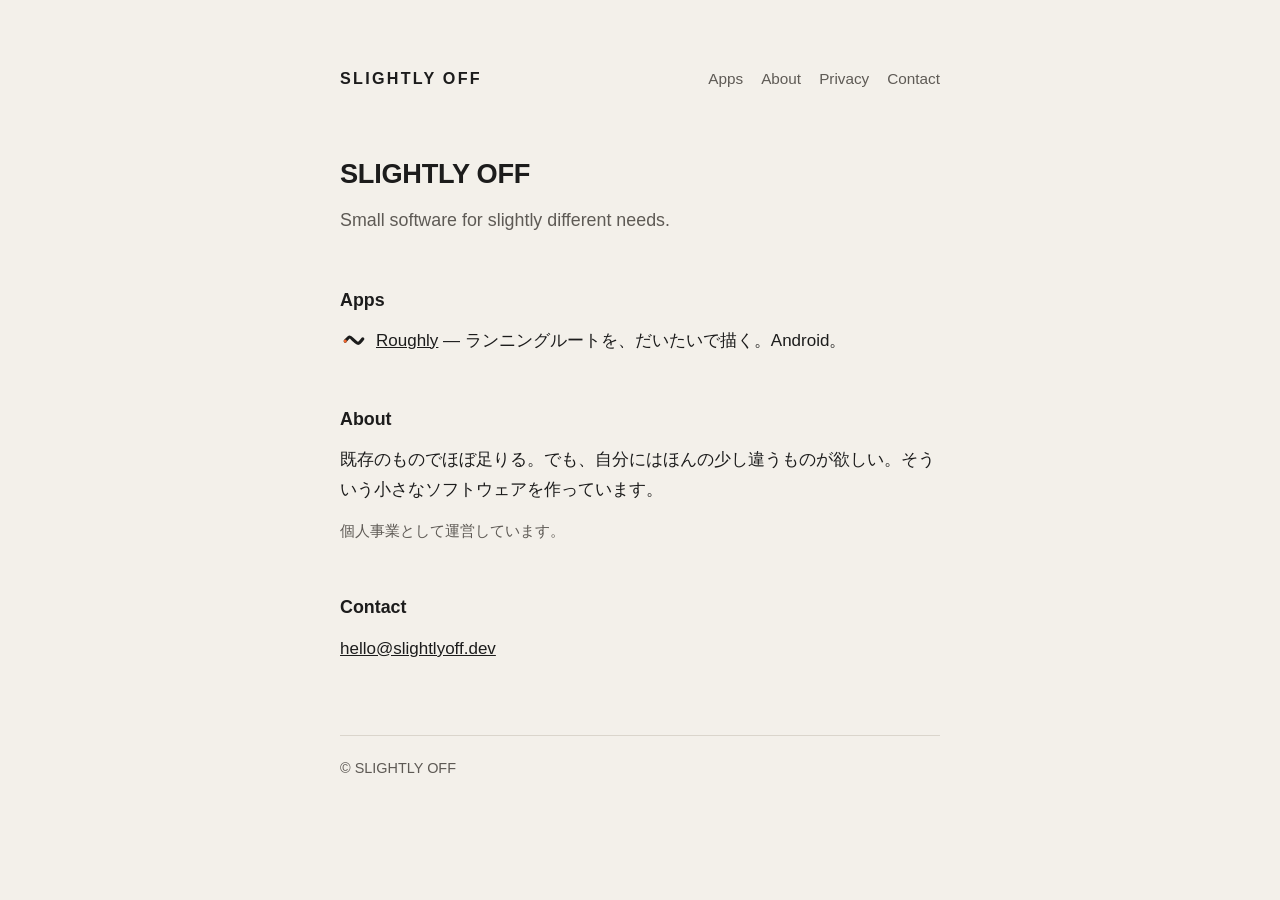
<file: index.html>
<!doctype html>
<html lang="ja">
<head>
<meta charset="utf-8">
<meta name="viewport" content="width=device-width,initial-scale=1">
<title>SLIGHTLY OFF</title>
<meta name="description" content="Small software for slightly different needs.">
<link rel="stylesheet" href="/style.css">
<link rel="icon" href="/favicon.svg" type="image/svg+xml">
</head>
<body>
<main>
<header>
  <a class="wordmark" href="/">SLIGHTLY OFF</a>
  <nav><a href="#apps">Apps</a><a href="#about">About</a><a href="/privacy/">Privacy</a><a href="#contact">Contact</a></nav>
</header>

<h1>SLIGHTLY OFF</h1>
<p class="lead">Small software for slightly different needs.</p>

<h2 id="apps">Apps</h2>
<p><a href="/roughly/"><img class="mark" src="/roughly/mark.svg" alt="">Roughly</a> — ランニングルートを、だいたいで描く。Android。</p>

<h2 id="about">About</h2>
<p>既存のものでほぼ足りる。でも、自分にはほんの少し違うものが欲しい。そういう小さなソフトウェアを作っています。</p>
<p class="small">個人事業として運営しています。</p>

<h2 id="contact">Contact</h2>
<p><a href="mailto:hello@slightlyoff.dev">hello@slightlyoff.dev</a></p>

<footer>© SLIGHTLY OFF</footer>
</main>
</body>
</html>
</file>
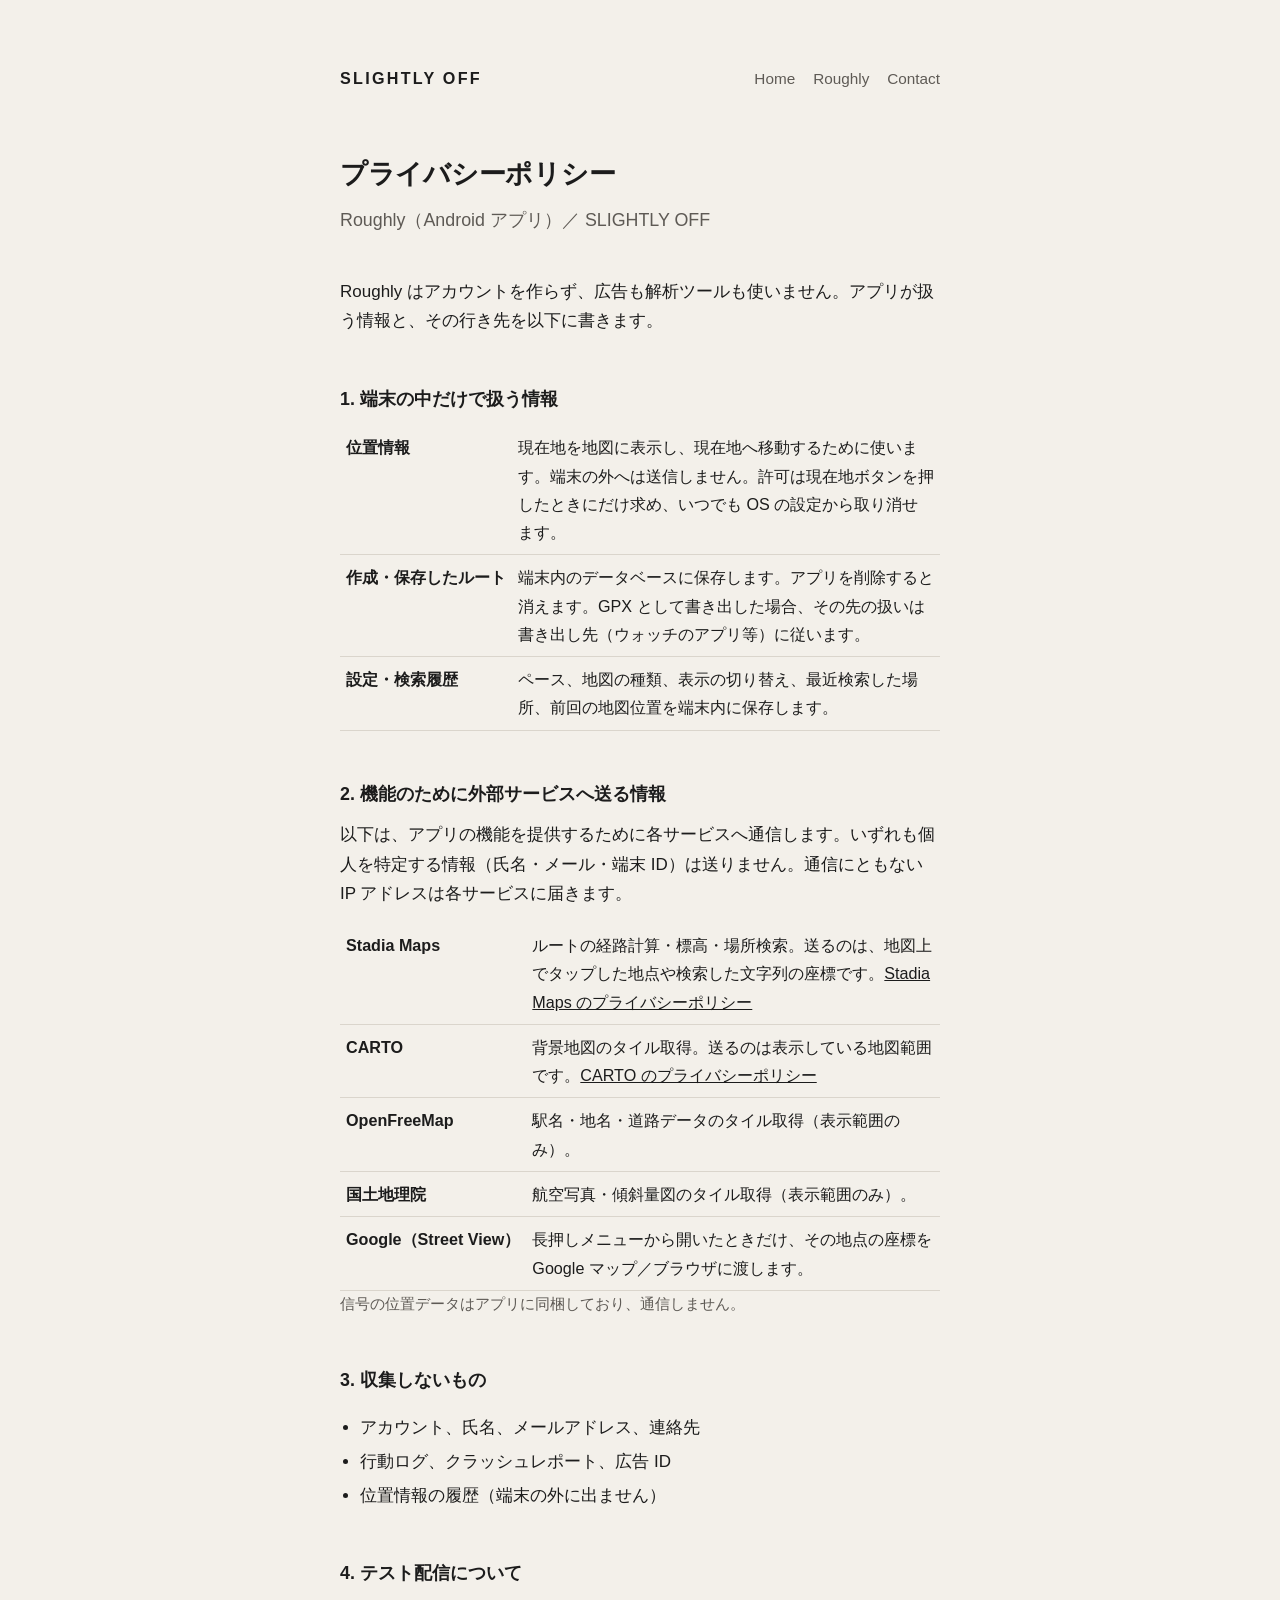
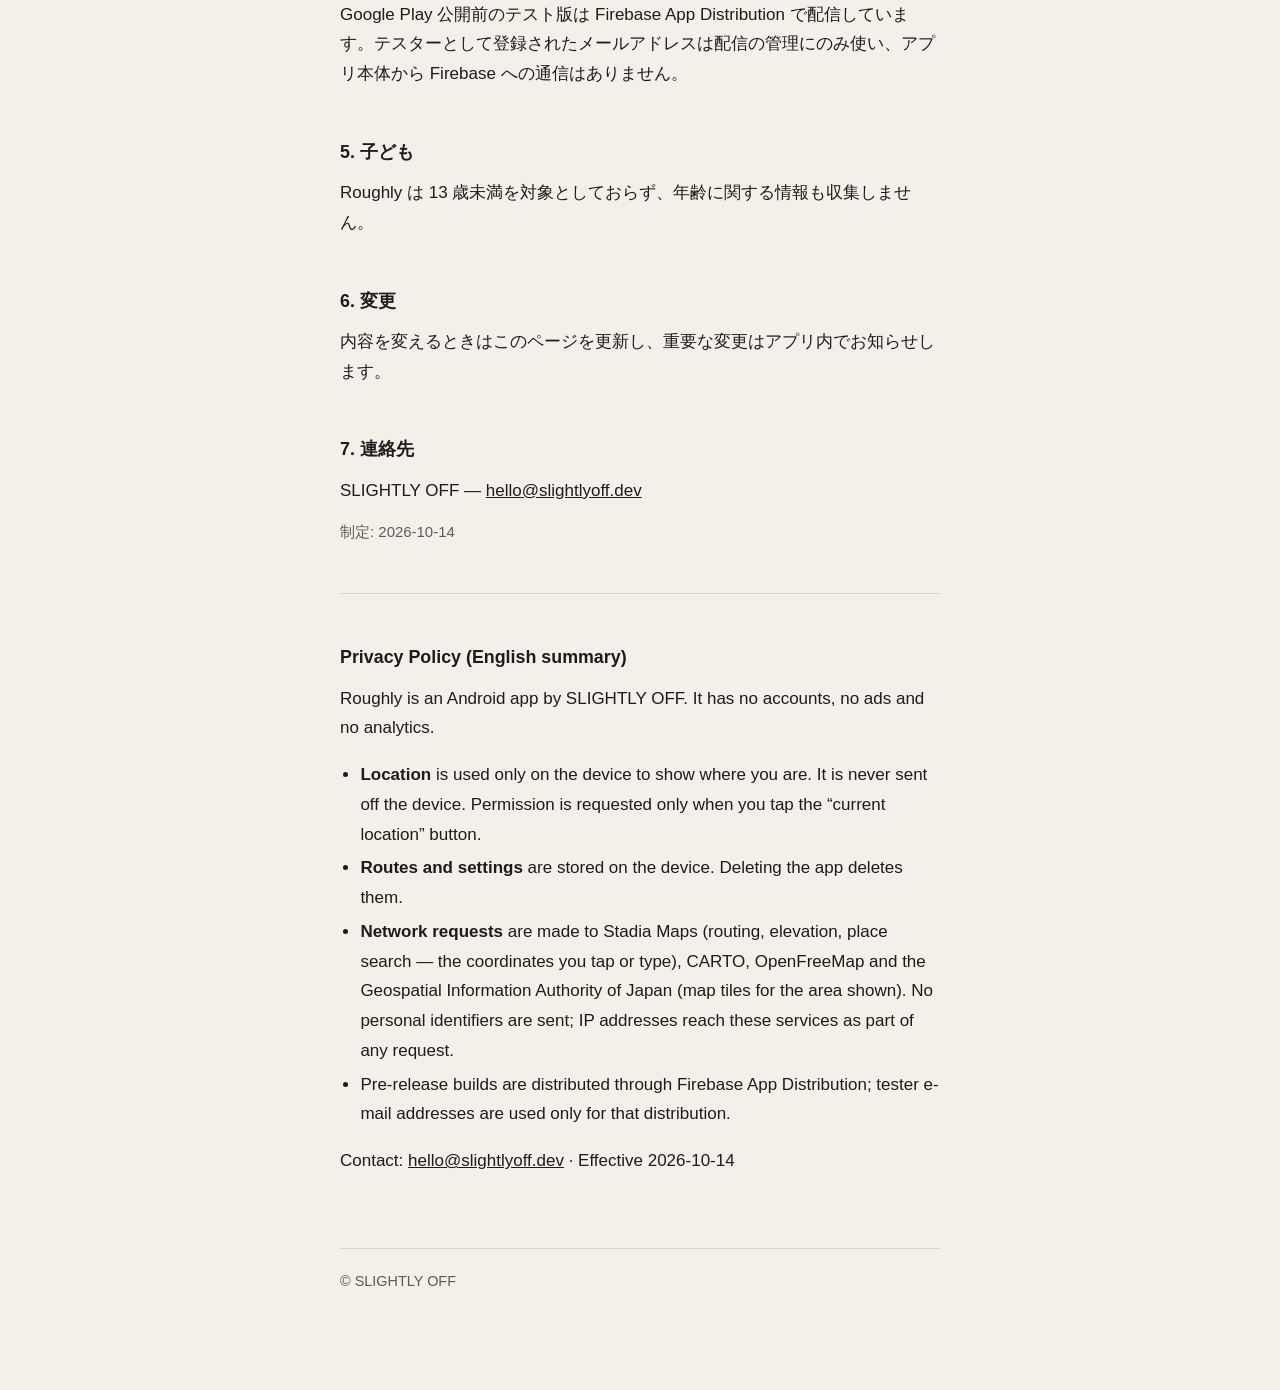
<file: privacy/index.html>
<!doctype html>
<html lang="ja">
<head>
<meta charset="utf-8">
<meta name="viewport" content="width=device-width,initial-scale=1">
<title>Privacy — Roughly</title>
<meta name="description" content="Roughly（Android アプリ）のプライバシーポリシー">
<link rel="stylesheet" href="/style.css">
<link rel="icon" href="/favicon.svg" type="image/svg+xml">
</head>
<body>
<main>
<header>
  <a class="wordmark" href="/">SLIGHTLY OFF</a>
  <nav><a href="/">Home</a><a href="/roughly/">Roughly</a><a href="mailto:hello@slightlyoff.dev">Contact</a></nav>
</header>

<h1>プライバシーポリシー</h1>
<p class="lead">Roughly（Android アプリ）／ SLIGHTLY OFF</p>

<p>Roughly はアカウントを作らず、広告も解析ツールも使いません。アプリが扱う情報と、その行き先を以下に書きます。</p>

<h2>1. 端末の中だけで扱う情報</h2>
<table>
<tr><th>位置情報</th><td>現在地を地図に表示し、現在地へ移動するために使います。端末の外へは送信しません。許可は現在地ボタンを押したときにだけ求め、いつでも OS の設定から取り消せます。</td></tr>
<tr><th>作成・保存したルート</th><td>端末内のデータベースに保存します。アプリを削除すると消えます。GPX として書き出した場合、その先の扱いは書き出し先（ウォッチのアプリ等）に従います。</td></tr>
<tr><th>設定・検索履歴</th><td>ペース、地図の種類、表示の切り替え、最近検索した場所、前回の地図位置を端末内に保存します。</td></tr>
</table>

<h2>2. 機能のために外部サービスへ送る情報</h2>
<p>以下は、アプリの機能を提供するために各サービスへ通信します。いずれも個人を特定する情報（氏名・メール・端末 ID）は送りません。通信にともない IP アドレスは各サービスに届きます。</p>
<table>
<tr><th>Stadia Maps</th><td>ルートの経路計算・標高・場所検索。送るのは、地図上でタップした地点や検索した文字列の座標です。<a href="https://stadiamaps.com/privacy/" rel="noopener">Stadia Maps のプライバシーポリシー</a></td></tr>
<tr><th>CARTO</th><td>背景地図のタイル取得。送るのは表示している地図範囲です。<a href="https://carto.com/privacy" rel="noopener">CARTO のプライバシーポリシー</a></td></tr>
<tr><th>OpenFreeMap</th><td>駅名・地名・道路データのタイル取得（表示範囲のみ）。</td></tr>
<tr><th>国土地理院</th><td>航空写真・傾斜量図のタイル取得（表示範囲のみ）。</td></tr>
<tr><th>Google（Street View）</th><td>長押しメニューから開いたときだけ、その地点の座標を Google マップ／ブラウザに渡します。</td></tr>
</table>
<p class="small">信号の位置データはアプリに同梱しており、通信しません。</p>

<h2>3. 収集しないもの</h2>
<ul>
  <li>アカウント、氏名、メールアドレス、連絡先</li>
  <li>行動ログ、クラッシュレポート、広告 ID</li>
  <li>位置情報の履歴（端末の外に出ません）</li>
</ul>

<h2>4. テスト配信について</h2>
<p>Google Play 公開前のテスト版は Firebase App Distribution で配信しています。テスターとして登録されたメールアドレスは配信の管理にのみ使い、アプリ本体から Firebase への通信はありません。</p>

<h2>5. 子ども</h2>
<p>Roughly は 13 歳未満を対象としておらず、年齢に関する情報も収集しません。</p>

<h2>6. 変更</h2>
<p>内容を変えるときはこのページを更新し、重要な変更はアプリ内でお知らせします。</p>

<h2>7. 連絡先</h2>
<p>SLIGHTLY OFF — <a href="mailto:hello@slightlyoff.dev">hello@slightlyoff.dev</a></p>

<p class="small">制定: 2026-10-14</p>

<hr style="border:0;border-top:1px solid var(--line);margin:48px 0">

<h2 id="en">Privacy Policy (English summary)</h2>
<p>Roughly is an Android app by SLIGHTLY OFF. It has no accounts, no ads and no analytics.</p>
<ul>
  <li><strong>Location</strong> is used only on the device to show where you are. It is never sent off the device. Permission is requested only when you tap the “current location” button.</li>
  <li><strong>Routes and settings</strong> are stored on the device. Deleting the app deletes them.</li>
  <li><strong>Network requests</strong> are made to Stadia Maps (routing, elevation, place search — the coordinates you tap or type), CARTO, OpenFreeMap and the Geospatial Information Authority of Japan (map tiles for the area shown). No personal identifiers are sent; IP addresses reach these services as part of any request.</li>
  <li>Pre-release builds are distributed through Firebase App Distribution; tester e-mail addresses are used only for that distribution.</li>
</ul>
<p>Contact: <a href="mailto:hello@slightlyoff.dev">hello@slightlyoff.dev</a> · Effective 2026-10-14</p>

<footer>© SLIGHTLY OFF</footer>
</main>
</body>
</html>
</file>
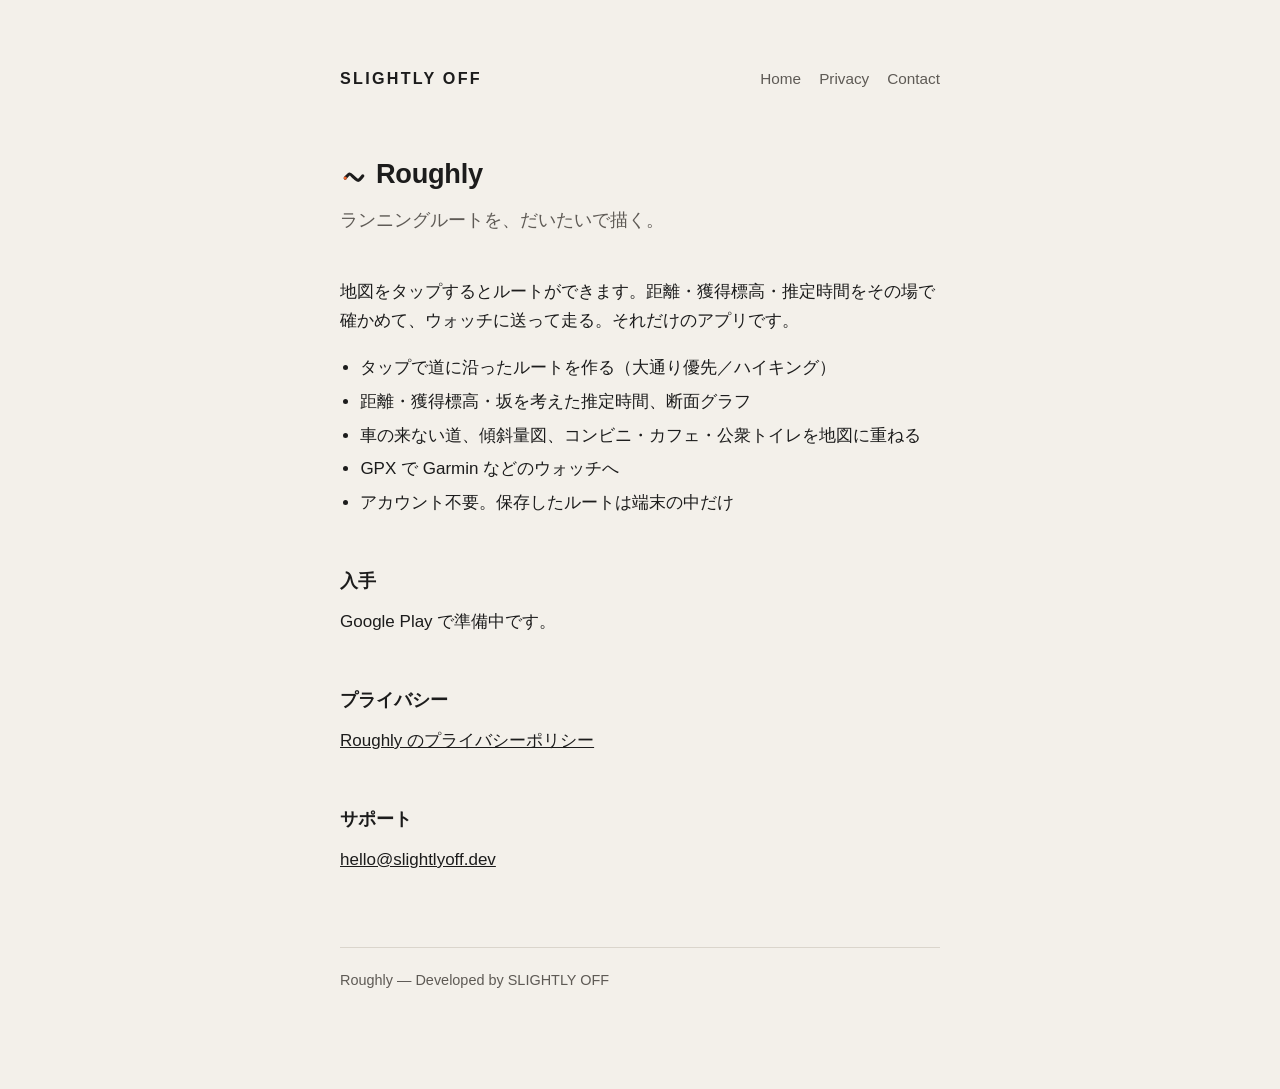
<file: roughly/index.html>
<!doctype html>
<html lang="ja">
<head>
<meta charset="utf-8">
<meta name="viewport" content="width=device-width,initial-scale=1">
<title>Roughly</title>
<meta name="description" content="ランニングルートを、だいたいで描く。Android アプリ。">
<link rel="stylesheet" href="/style.css">
<link rel="icon" href="/roughly/mark.svg" type="image/svg+xml">
</head>
<body>
<main>
<header>
  <a class="wordmark" href="/">SLIGHTLY OFF</a>
  <nav><a href="/">Home</a><a href="/privacy/">Privacy</a><a href="mailto:hello@slightlyoff.dev">Contact</a></nav>
</header>

<h1><img class="mark" src="/roughly/mark.svg" alt="">Roughly</h1>
<p class="lead">ランニングルートを、だいたいで描く。</p>

<p>地図をタップするとルートができます。距離・獲得標高・推定時間をその場で確かめて、ウォッチに送って走る。それだけのアプリです。</p>
<ul>
  <li>タップで道に沿ったルートを作る（大通り優先／ハイキング）</li>
  <li>距離・獲得標高・坂を考えた推定時間、断面グラフ</li>
  <li>車の来ない道、傾斜量図、コンビニ・カフェ・公衆トイレを地図に重ねる</li>
  <li>GPX で Garmin などのウォッチへ</li>
  <li>アカウント不要。保存したルートは端末の中だけ</li>
</ul>

<h2>入手</h2>
<p>Google Play で準備中です。</p>

<h2>プライバシー</h2>
<p><a href="/privacy/">Roughly のプライバシーポリシー</a></p>

<h2>サポート</h2>
<p><a href="mailto:hello@slightlyoff.dev">hello@slightlyoff.dev</a></p>

<footer>Roughly — Developed by SLIGHTLY OFF</footer>
</main>
</body>
</html>
</file>
<file: style.css>
:root{--bg:#F3F0EA;--ink:#1C1C1C;--sub:#5E5A55;--accent:#F2662D;--line:#DAD5CC}
*{box-sizing:border-box}
html{font-size:17px}
body{margin:0;background:var(--bg);color:var(--ink);font-family:-apple-system,BlinkMacSystemFont,"Helvetica Neue",Helvetica,"Hiragino Sans","Noto Sans JP",Arial,sans-serif;line-height:1.75;-webkit-font-smoothing:antialiased}
main{max-width:640px;margin:0 auto;padding:64px 20px 96px}
header{display:flex;align-items:baseline;justify-content:space-between;gap:16px;margin-bottom:56px}
.wordmark{font-weight:600;letter-spacing:.14em;font-size:.95rem;text-decoration:none;color:var(--ink)}
nav a{color:var(--sub);text-decoration:none;margin-left:18px;font-size:.9rem}
nav a:hover,a:hover{color:var(--accent)}
h1{font-size:1.6rem;font-weight:600;letter-spacing:-.01em;margin:0 0 8px}
h2{font-size:1.05rem;font-weight:600;margin:48px 0 10px}
p{margin:0 0 14px}
.lead{color:var(--sub);font-size:1.05rem;margin-bottom:40px}
a{color:var(--ink)}
ul{padding-left:1.2em}
li{margin:4px 0}
table{border-collapse:collapse;width:100%;font-size:.95rem}
td,th{text-align:left;padding:8px 6px;border-bottom:1px solid var(--line);vertical-align:top}
th{font-weight:600;white-space:nowrap}
.mark{display:inline-block;width:28px;height:28px;vertical-align:-8px;margin-right:8px}
footer{margin-top:72px;padding-top:20px;border-top:1px solid var(--line);color:var(--sub);font-size:.85rem}
.small{font-size:.88rem;color:var(--sub)}
@media (prefers-color-scheme:dark){:root{--bg:#141414;--ink:#F3F0EA;--sub:#A8A39B;--line:#2A2A2A}}
</file>
